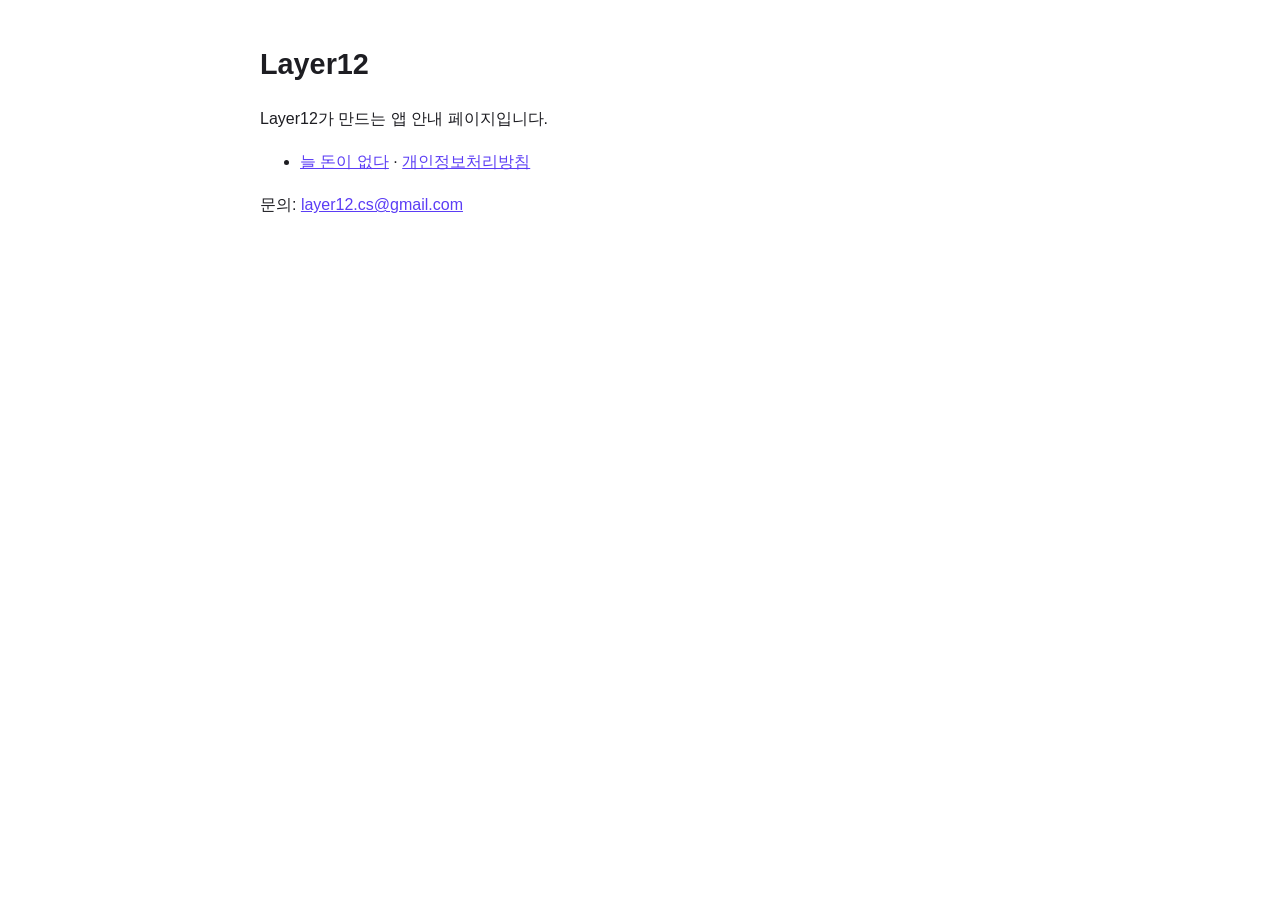
<file: index.html>
<!doctype html>
<html lang="ko">
<head>
<meta charset="utf-8">
<meta name="viewport" content="width=device-width, initial-scale=1">
<title>Layer12</title>
<link rel="stylesheet" href="style.css">
</head>
<body>
<main>
<h1>Layer12</h1>
<p>Layer12가 만드는 앱 안내 페이지입니다.</p>
<ul>
<li><a href="short-on-money/">늘 돈이 없다</a> · <a href="short-on-money/privacy/">개인정보처리방침</a></li>
</ul>
<p>문의: <a href="mailto:layer12.cs@gmail.com">layer12.cs@gmail.com</a></p>
</main>
</body>
</html>
</file>
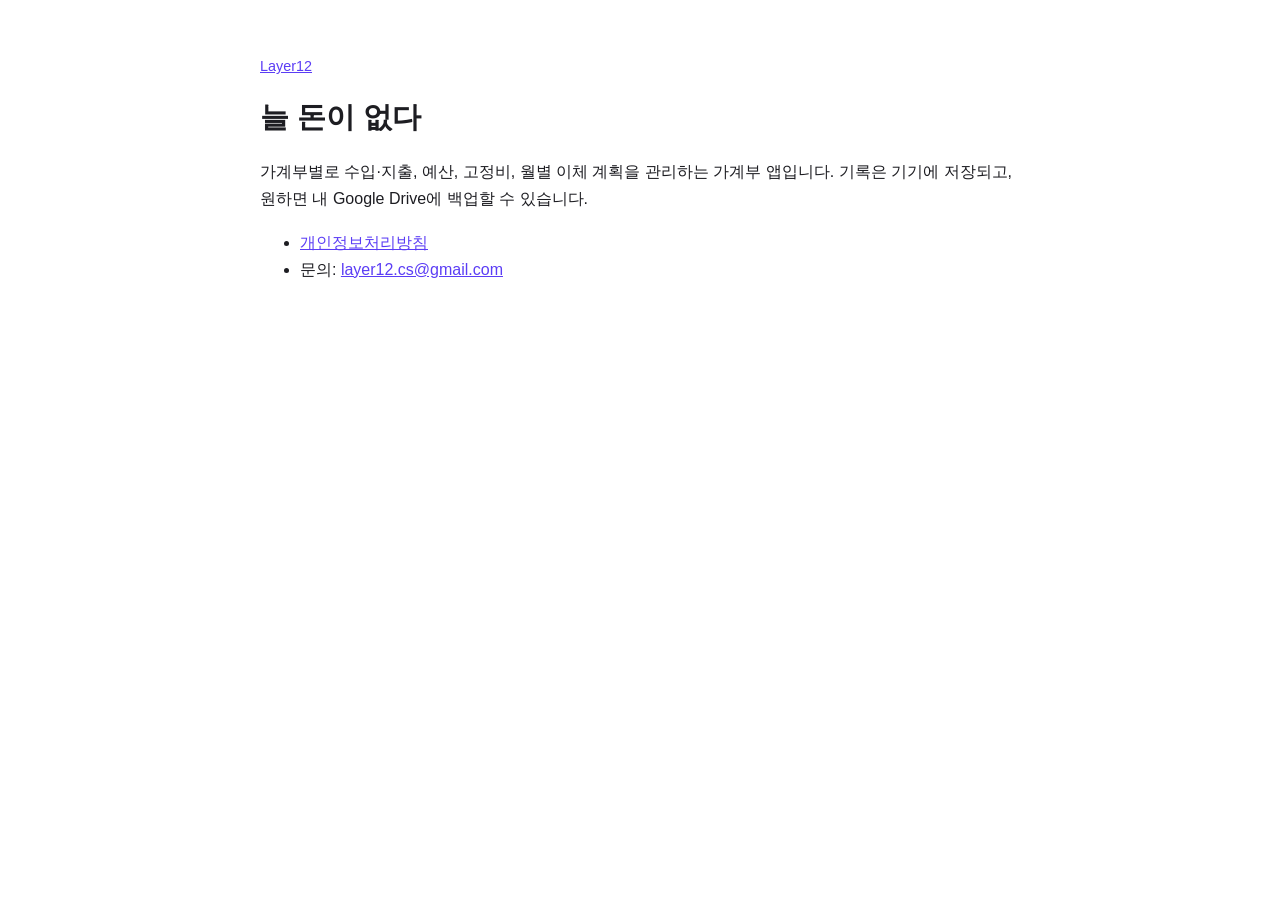
<file: short-on-money/index.html>
<!doctype html>
<html lang="ko">
<head>
<meta charset="utf-8">
<meta name="viewport" content="width=device-width, initial-scale=1">
<title>늘 돈이 없다</title>
<link rel="stylesheet" href="../style.css">
</head>
<body>
<main>
<p class="crumb"><a href="../">Layer12</a></p>
<h1>늘 돈이 없다</h1>
<p>가계부별로 수입·지출, 예산, 고정비, 월별 이체 계획을 관리하는 가계부 앱입니다. 기록은 기기에 저장되고, 원하면 내 Google Drive에 백업할 수 있습니다.</p>
<ul>
<li><a href="privacy/">개인정보처리방침</a></li>
<li>문의: <a href="mailto:layer12.cs@gmail.com">layer12.cs@gmail.com</a></li>
</ul>
</main>
</body>
</html>
</file>
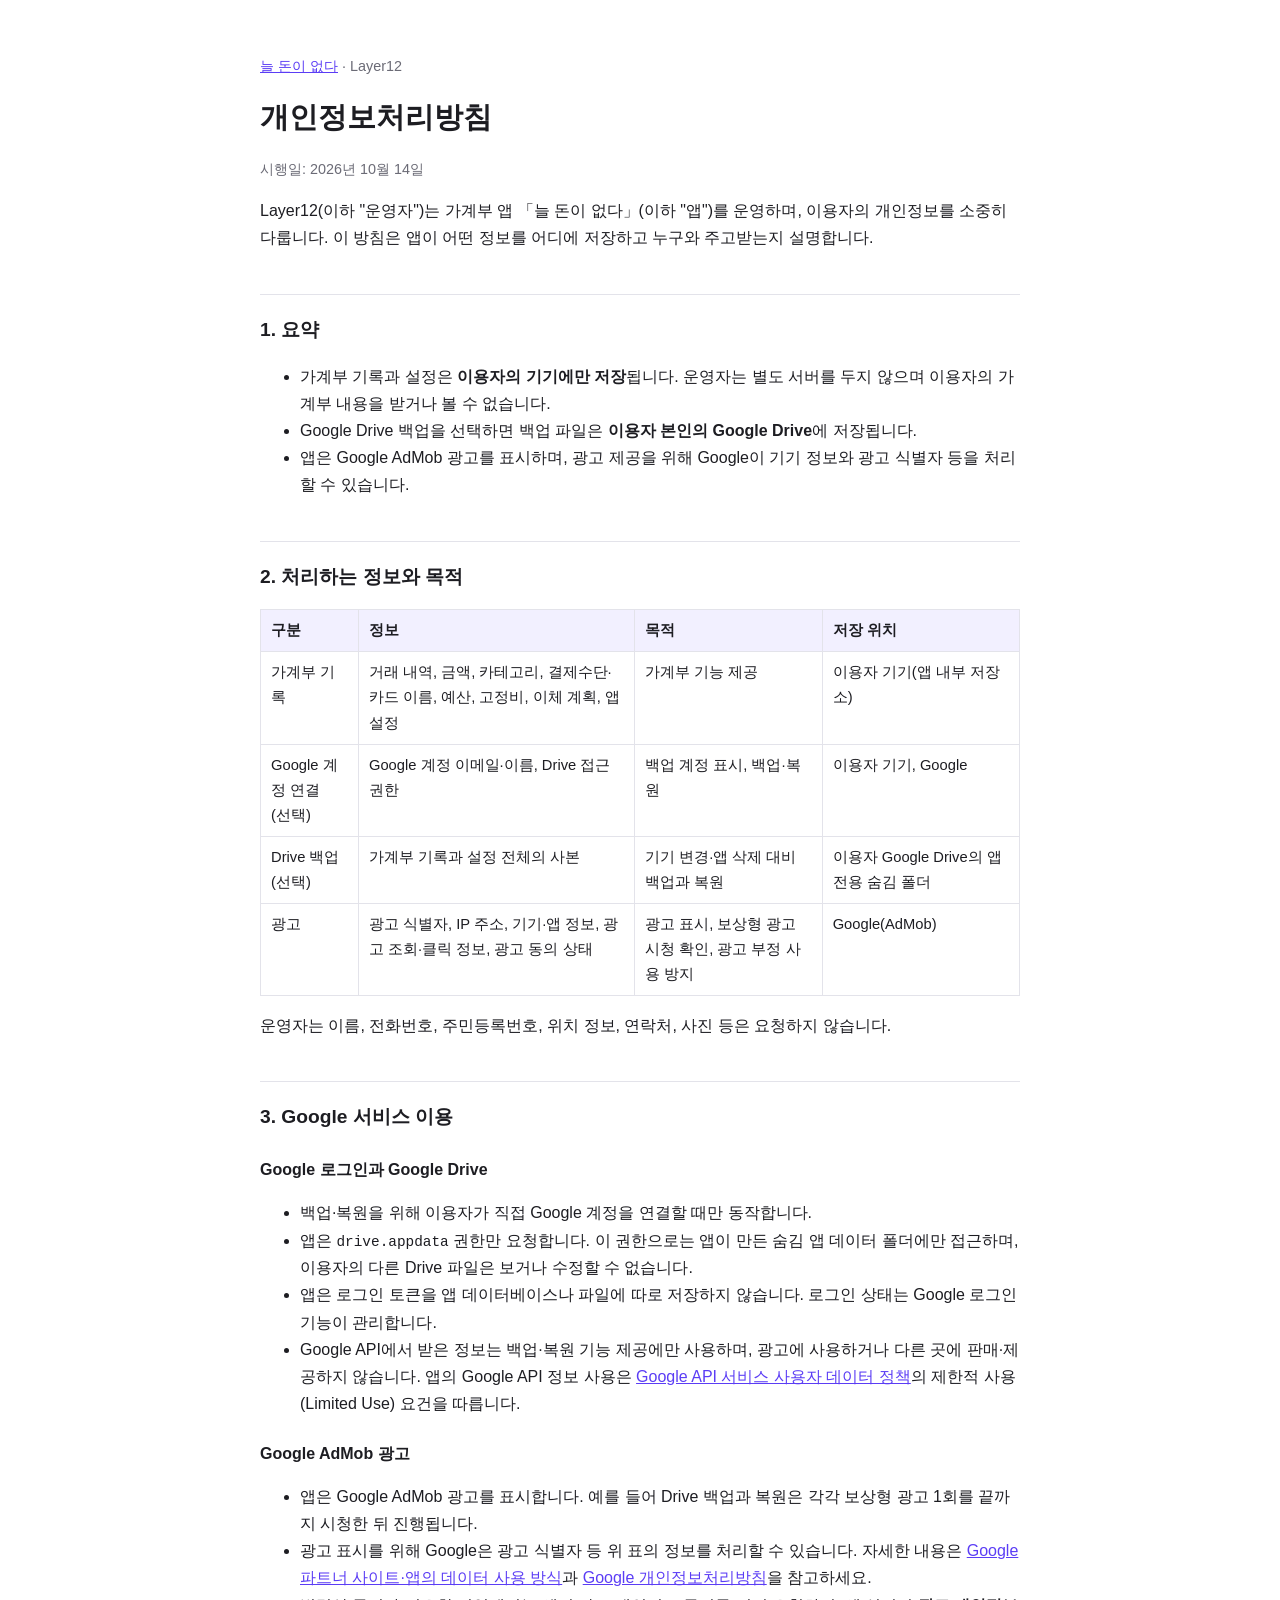
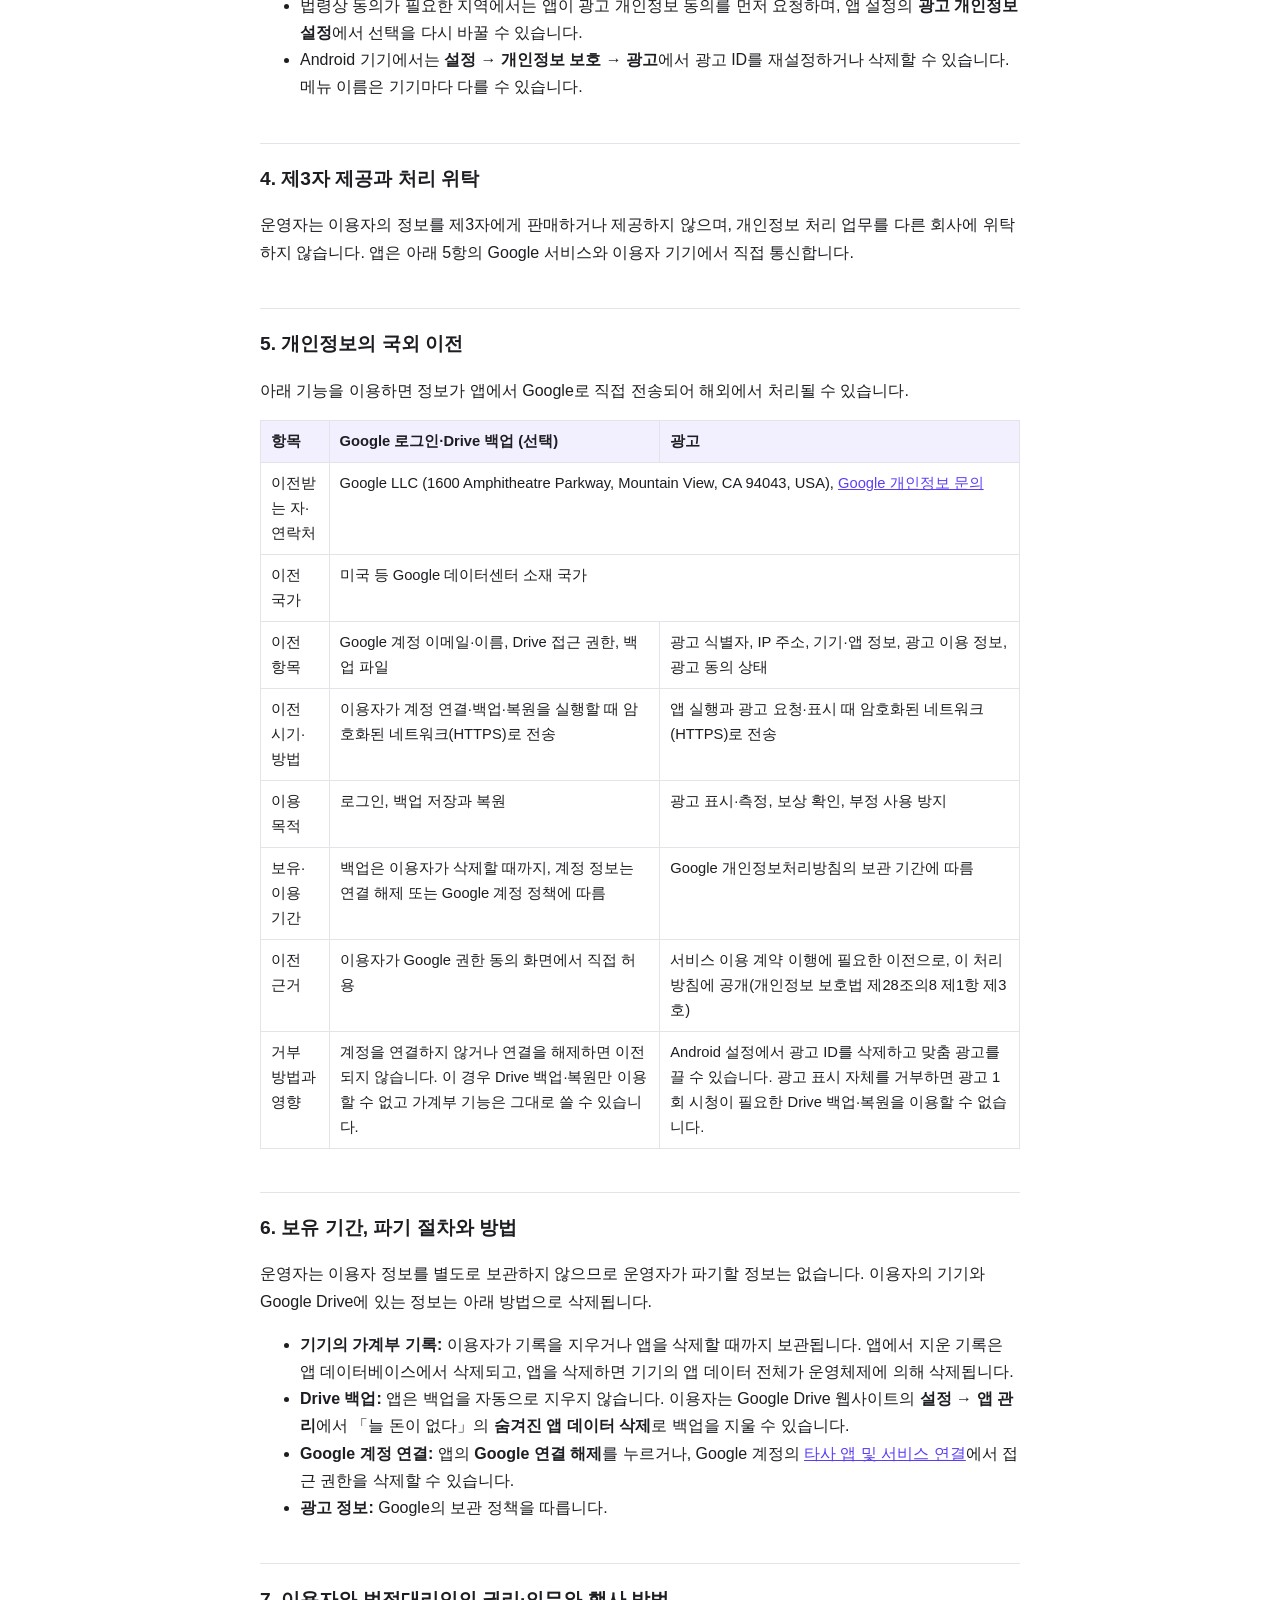
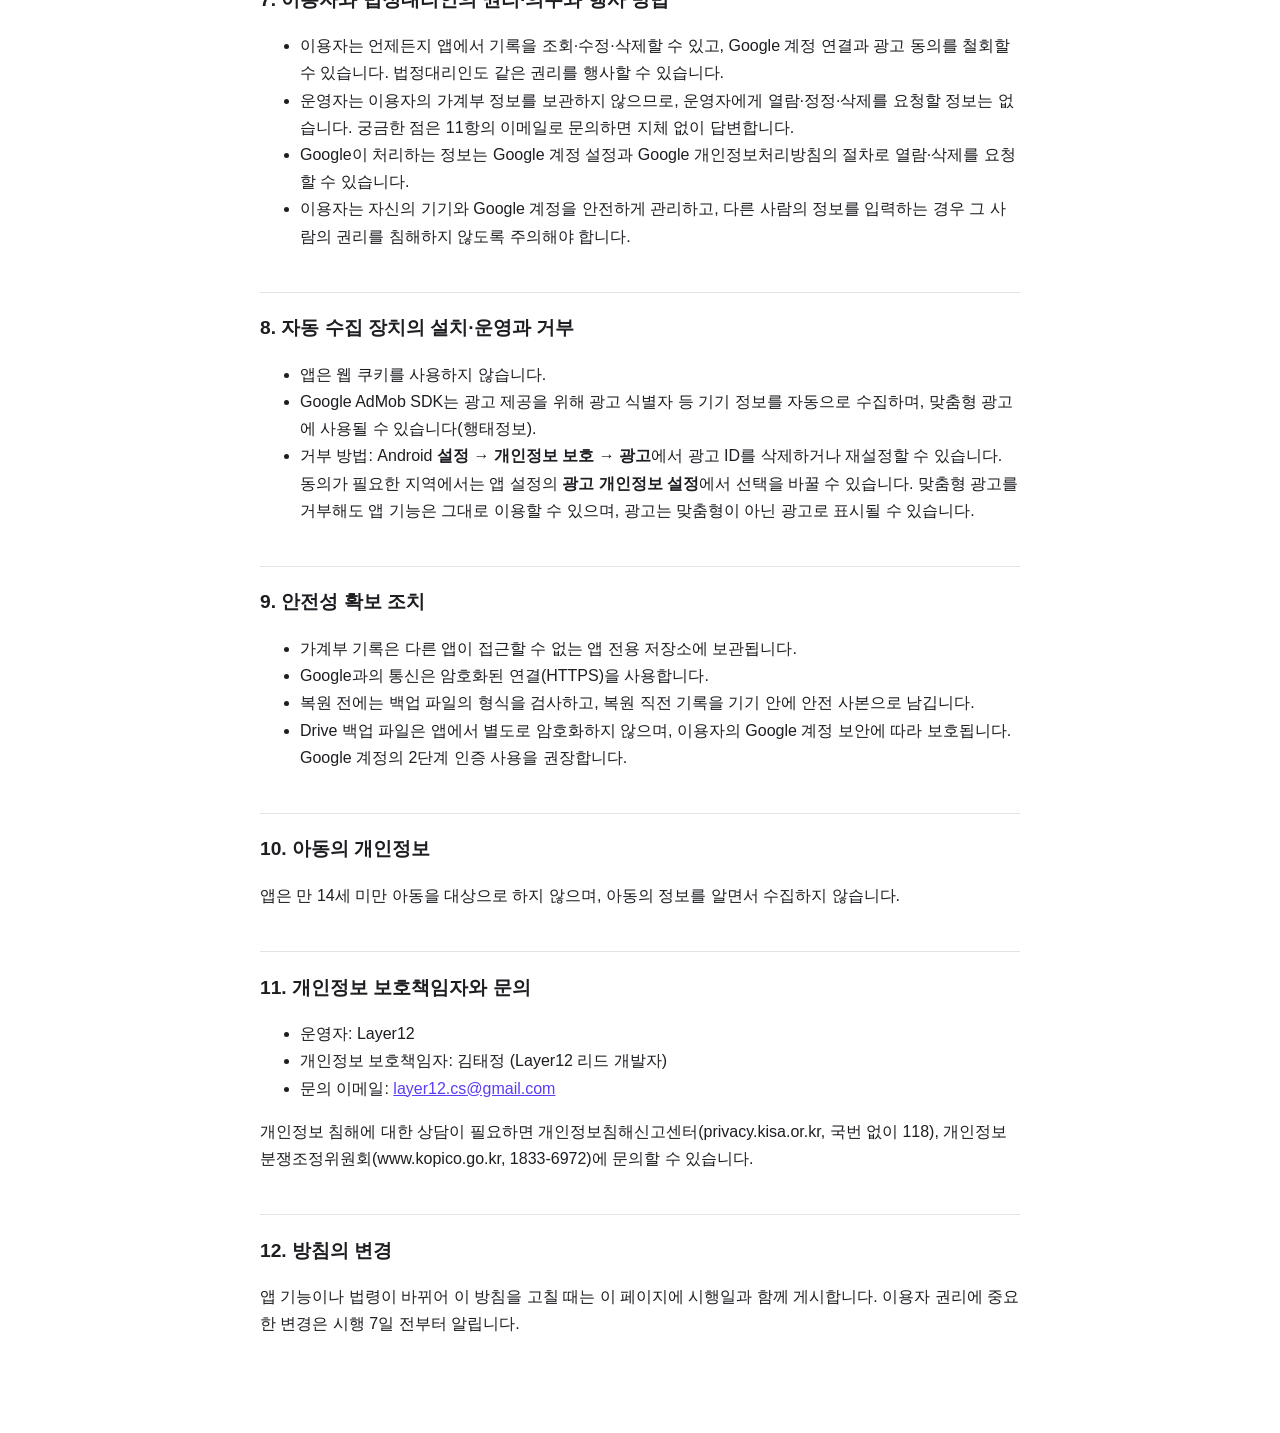
<file: short-on-money/privacy/index.html>
<!doctype html>
<html lang="ko">
<head>
<meta charset="utf-8">
<meta name="viewport" content="width=device-width, initial-scale=1">
<title>늘 돈이 없다 개인정보처리방침</title>
<link rel="stylesheet" href="../../style.css">
</head>
<body>
<main>
<p class="crumb"><a href="../">늘 돈이 없다</a> · Layer12</p>
<h1>개인정보처리방침</h1>
<p class="meta">시행일: 2026년 10월 14일</p>

<p>Layer12(이하 "운영자")는 가계부 앱 「늘 돈이 없다」(이하 "앱")를 운영하며, 이용자의 개인정보를 소중히 다룹니다. 이 방침은 앱이 어떤 정보를 어디에 저장하고 누구와 주고받는지 설명합니다.</p>

<h2>1. 요약</h2>
<ul>
<li>가계부 기록과 설정은 <strong>이용자의 기기에만 저장</strong>됩니다. 운영자는 별도 서버를 두지 않으며 이용자의 가계부 내용을 받거나 볼 수 없습니다.</li>
<li>Google Drive 백업을 선택하면 백업 파일은 <strong>이용자 본인의 Google Drive</strong>에 저장됩니다.</li>
<li>앱은 Google AdMob 광고를 표시하며, 광고 제공을 위해 Google이 기기 정보와 광고 식별자 등을 처리할 수 있습니다.</li>
</ul>

<h2>2. 처리하는 정보와 목적</h2>
<table>
<thead><tr><th>구분</th><th>정보</th><th>목적</th><th>저장 위치</th></tr></thead>
<tbody>
<tr><td>가계부 기록</td><td>거래 내역, 금액, 카테고리, 결제수단·카드 이름, 예산, 고정비, 이체 계획, 앱 설정</td><td>가계부 기능 제공</td><td>이용자 기기(앱 내부 저장소)</td></tr>
<tr><td>Google 계정 연결<br>(선택)</td><td>Google 계정 이메일·이름, Drive 접근 권한</td><td>백업 계정 표시, 백업·복원</td><td>이용자 기기, Google</td></tr>
<tr><td>Drive 백업<br>(선택)</td><td>가계부 기록과 설정 전체의 사본</td><td>기기 변경·앱 삭제 대비 백업과 복원</td><td>이용자 Google Drive의 앱 전용 숨김 폴더</td></tr>
<tr><td>광고</td><td>광고 식별자, IP 주소, 기기·앱 정보, 광고 조회·클릭 정보, 광고 동의 상태</td><td>광고 표시, 보상형 광고 시청 확인, 광고 부정 사용 방지</td><td>Google(AdMob)</td></tr>
</tbody>
</table>
<p>운영자는 이름, 전화번호, 주민등록번호, 위치 정보, 연락처, 사진 등은 요청하지 않습니다.</p>

<h2>3. Google 서비스 이용</h2>
<h3>Google 로그인과 Google Drive</h3>
<ul>
<li>백업·복원을 위해 이용자가 직접 Google 계정을 연결할 때만 동작합니다.</li>
<li>앱은 <code>drive.appdata</code> 권한만 요청합니다. 이 권한으로는 앱이 만든 숨김 앱 데이터 폴더에만 접근하며, 이용자의 다른 Drive 파일은 보거나 수정할 수 없습니다.</li>
<li>앱은 로그인 토큰을 앱 데이터베이스나 파일에 따로 저장하지 않습니다. 로그인 상태는 Google 로그인 기능이 관리합니다.</li>
<li>Google API에서 받은 정보는 백업·복원 기능 제공에만 사용하며, 광고에 사용하거나 다른 곳에 판매·제공하지 않습니다. 앱의 Google API 정보 사용은 <a href="https://developers.google.com/terms/api-services-user-data-policy">Google API 서비스 사용자 데이터 정책</a>의 제한적 사용(Limited Use) 요건을 따릅니다.</li>
</ul>
<h3>Google AdMob 광고</h3>
<ul>
<li>앱은 Google AdMob 광고를 표시합니다. 예를 들어 Drive 백업과 복원은 각각 보상형 광고 1회를 끝까지 시청한 뒤 진행됩니다.</li>
<li>광고 표시를 위해 Google은 광고 식별자 등 위 표의 정보를 처리할 수 있습니다. 자세한 내용은 <a href="https://policies.google.com/technologies/partner-sites">Google 파트너 사이트·앱의 데이터 사용 방식</a>과 <a href="https://policies.google.com/privacy">Google 개인정보처리방침</a>을 참고하세요.</li>
<li>법령상 동의가 필요한 지역에서는 앱이 광고 개인정보 동의를 먼저 요청하며, 앱 설정의 <strong>광고 개인정보 설정</strong>에서 선택을 다시 바꿀 수 있습니다.</li>
<li>Android 기기에서는 <strong>설정 → 개인정보 보호 → 광고</strong>에서 광고 ID를 재설정하거나 삭제할 수 있습니다. 메뉴 이름은 기기마다 다를 수 있습니다.</li>
</ul>

<h2>4. 제3자 제공과 처리 위탁</h2>
<p>운영자는 이용자의 정보를 제3자에게 판매하거나 제공하지 않으며, 개인정보 처리 업무를 다른 회사에 위탁하지 않습니다. 앱은 아래 5항의 Google 서비스와 이용자 기기에서 직접 통신합니다.</p>

<h2>5. 개인정보의 국외 이전</h2>
<p>아래 기능을 이용하면 정보가 앱에서 Google로 직접 전송되어 해외에서 처리될 수 있습니다.</p>
<table>
<thead><tr><th>항목</th><th>Google 로그인·Drive 백업 (선택)</th><th>광고</th></tr></thead>
<tbody>
<tr><td>이전받는 자·연락처</td><td colspan="2">Google LLC (1600 Amphitheatre Parkway, Mountain View, CA 94043, USA), <a href="https://support.google.com/policies/troubleshooter/7575787">Google 개인정보 문의</a></td></tr>
<tr><td>이전 국가</td><td colspan="2">미국 등 Google 데이터센터 소재 국가</td></tr>
<tr><td>이전 항목</td><td>Google 계정 이메일·이름, Drive 접근 권한, 백업 파일</td><td>광고 식별자, IP 주소, 기기·앱 정보, 광고 이용 정보, 광고 동의 상태</td></tr>
<tr><td>이전 시기·방법</td><td>이용자가 계정 연결·백업·복원을 실행할 때 암호화된 네트워크(HTTPS)로 전송</td><td>앱 실행과 광고 요청·표시 때 암호화된 네트워크(HTTPS)로 전송</td></tr>
<tr><td>이용 목적</td><td>로그인, 백업 저장과 복원</td><td>광고 표시·측정, 보상 확인, 부정 사용 방지</td></tr>
<tr><td>보유·이용 기간</td><td>백업은 이용자가 삭제할 때까지, 계정 정보는 연결 해제 또는 Google 계정 정책에 따름</td><td>Google 개인정보처리방침의 보관 기간에 따름</td></tr>
<tr><td>이전 근거</td><td>이용자가 Google 권한 동의 화면에서 직접 허용</td><td>서비스 이용 계약 이행에 필요한 이전으로, 이 처리방침에 공개(개인정보 보호법 제28조의8 제1항 제3호)</td></tr>
<tr><td>거부 방법과 영향</td><td>계정을 연결하지 않거나 연결을 해제하면 이전되지 않습니다. 이 경우 Drive 백업·복원만 이용할 수 없고 가계부 기능은 그대로 쓸 수 있습니다.</td><td>Android 설정에서 광고 ID를 삭제하고 맞춤 광고를 끌 수 있습니다. 광고 표시 자체를 거부하면 광고 1회 시청이 필요한 Drive 백업·복원을 이용할 수 없습니다.</td></tr>
</tbody>
</table>

<h2>6. 보유 기간, 파기 절차와 방법</h2>
<p>운영자는 이용자 정보를 별도로 보관하지 않으므로 운영자가 파기할 정보는 없습니다. 이용자의 기기와 Google Drive에 있는 정보는 아래 방법으로 삭제됩니다.</p>
<ul>
<li><strong>기기의 가계부 기록:</strong> 이용자가 기록을 지우거나 앱을 삭제할 때까지 보관됩니다. 앱에서 지운 기록은 앱 데이터베이스에서 삭제되고, 앱을 삭제하면 기기의 앱 데이터 전체가 운영체제에 의해 삭제됩니다.</li>
<li><strong>Drive 백업:</strong> 앱은 백업을 자동으로 지우지 않습니다. 이용자는 Google Drive 웹사이트의 <strong>설정 → 앱 관리</strong>에서 「늘 돈이 없다」의 <strong>숨겨진 앱 데이터 삭제</strong>로 백업을 지울 수 있습니다.</li>
<li><strong>Google 계정 연결:</strong> 앱의 <strong>Google 연결 해제</strong>를 누르거나, Google 계정의 <a href="https://myaccount.google.com/connections">타사 앱 및 서비스 연결</a>에서 접근 권한을 삭제할 수 있습니다.</li>
<li><strong>광고 정보:</strong> Google의 보관 정책을 따릅니다.</li>
</ul>

<h2>7. 이용자와 법정대리인의 권리·의무와 행사 방법</h2>
<ul>
<li>이용자는 언제든지 앱에서 기록을 조회·수정·삭제할 수 있고, Google 계정 연결과 광고 동의를 철회할 수 있습니다. 법정대리인도 같은 권리를 행사할 수 있습니다.</li>
<li>운영자는 이용자의 가계부 정보를 보관하지 않으므로, 운영자에게 열람·정정·삭제를 요청할 정보는 없습니다. 궁금한 점은 11항의 이메일로 문의하면 지체 없이 답변합니다.</li>
<li>Google이 처리하는 정보는 Google 계정 설정과 Google 개인정보처리방침의 절차로 열람·삭제를 요청할 수 있습니다.</li>
<li>이용자는 자신의 기기와 Google 계정을 안전하게 관리하고, 다른 사람의 정보를 입력하는 경우 그 사람의 권리를 침해하지 않도록 주의해야 합니다.</li>
</ul>

<h2>8. 자동 수집 장치의 설치·운영과 거부</h2>
<ul>
<li>앱은 웹 쿠키를 사용하지 않습니다.</li>
<li>Google AdMob SDK는 광고 제공을 위해 광고 식별자 등 기기 정보를 자동으로 수집하며, 맞춤형 광고에 사용될 수 있습니다(행태정보).</li>
<li>거부 방법: Android <strong>설정 → 개인정보 보호 → 광고</strong>에서 광고 ID를 삭제하거나 재설정할 수 있습니다. 동의가 필요한 지역에서는 앱 설정의 <strong>광고 개인정보 설정</strong>에서 선택을 바꿀 수 있습니다. 맞춤형 광고를 거부해도 앱 기능은 그대로 이용할 수 있으며, 광고는 맞춤형이 아닌 광고로 표시될 수 있습니다.</li>
</ul>

<h2>9. 안전성 확보 조치</h2>
<ul>
<li>가계부 기록은 다른 앱이 접근할 수 없는 앱 전용 저장소에 보관됩니다.</li>
<li>Google과의 통신은 암호화된 연결(HTTPS)을 사용합니다.</li>
<li>복원 전에는 백업 파일의 형식을 검사하고, 복원 직전 기록을 기기 안에 안전 사본으로 남깁니다.</li>
<li>Drive 백업 파일은 앱에서 별도로 암호화하지 않으며, 이용자의 Google 계정 보안에 따라 보호됩니다. Google 계정의 2단계 인증 사용을 권장합니다.</li>
</ul>

<h2>10. 아동의 개인정보</h2>
<p>앱은 만 14세 미만 아동을 대상으로 하지 않으며, 아동의 정보를 알면서 수집하지 않습니다.</p>

<h2>11. 개인정보 보호책임자와 문의</h2>
<ul>
<li>운영자: Layer12</li>
<li>개인정보 보호책임자: 김태정 (Layer12 리드 개발자)</li>
<li>문의 이메일: <a href="mailto:layer12.cs@gmail.com">layer12.cs@gmail.com</a></li>
</ul>
<p>개인정보 침해에 대한 상담이 필요하면 개인정보침해신고센터(privacy.kisa.or.kr, 국번 없이 118), 개인정보분쟁조정위원회(www.kopico.go.kr, 1833-6972)에 문의할 수 있습니다.</p>

<h2>12. 방침의 변경</h2>
<p>앱 기능이나 법령이 바뀌어 이 방침을 고칠 때는 이 페이지에 시행일과 함께 게시합니다. 이용자 권리에 중요한 변경은 시행 7일 전부터 알립니다.</p>
</main>
</body>
</html>
</file>
<file: style.css>
:root { color-scheme: light dark; --fg: #1d1d22; --muted: #6b6b76; --line: #e3e3ea; --accent: #5b3df5; --bg: #ffffff; }
@media (prefers-color-scheme: dark) { :root { --fg: #ececf1; --muted: #a0a0ab; --line: #34343c; --accent: #a594ff; --bg: #141418; } }
body { margin: 0; background: var(--bg); color: var(--fg); font: 16px/1.7 -apple-system, BlinkMacSystemFont, "Apple SD Gothic Neo", "Noto Sans KR", sans-serif; }
main { max-width: 760px; margin: 0 auto; padding: 40px 20px 80px; }
h1 { font-size: 1.8rem; margin: 0 0 4px; }
h2 { font-size: 1.2rem; margin-top: 2.2em; padding-top: 1em; border-top: 1px solid var(--line); }
h3 { font-size: 1rem; margin-top: 1.4em; }
a { color: var(--accent); }
.meta, .crumb { color: var(--muted); font-size: .9rem; }
table { width: 100%; border-collapse: collapse; font-size: .92rem; display: block; overflow-x: auto; }
th, td { border: 1px solid var(--line); padding: 8px 10px; text-align: left; vertical-align: top; }
th { background: color-mix(in srgb, var(--accent) 8%, transparent); }
code { font-size: .9em; }
</file>
